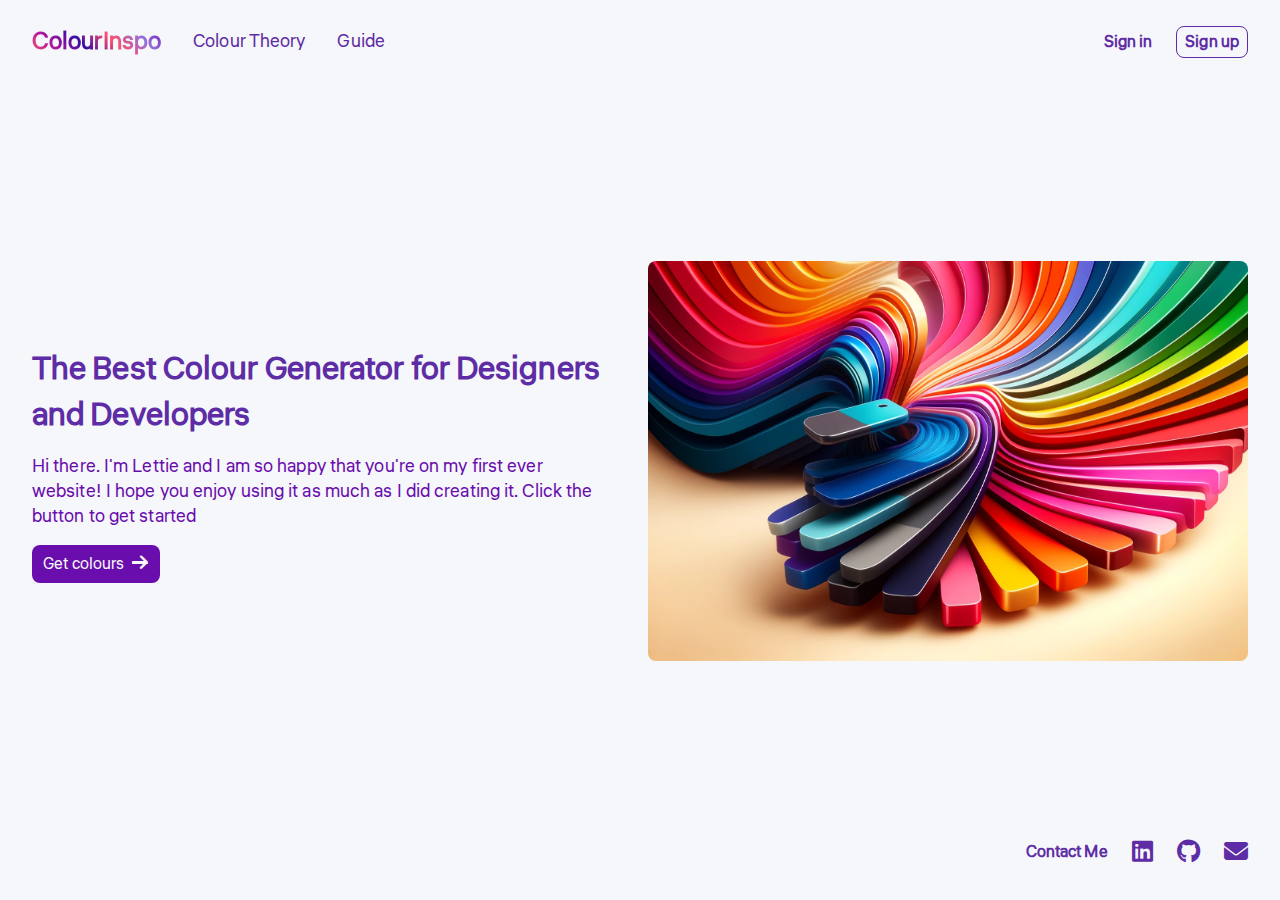
<file: index.html>
<!DOCTYPE html>
<html lang="en">
<head>
    <meta charset="UTF-8">
    <meta name="viewport" content="width=device-width, initial-scale=1.0">
    <title>Lettie's Colour Generating Website</title>
    <link rel="stylesheet" href="./style.css">
    <link rel="stylesheet" href="https://cdnjs.cloudflare.com/ajax/libs/font-awesome/6.7.2/css/all.min.css" integrity="sha512-Evv84Mr4kqVGRNSgIGL/F/aIDqQb7xQ2vcrdIwxfjThSH8CSR7PBEakCr51Ck+w+/U6swU2Im1vVX0SVk9ABhg==" crossorigin="anonymous" referrerpolicy="no-referrer" />
</head>
<body>
    <div class="parent">
        <div class="sidebar">
            <div class="side-links">
                <ul>                    
                    <li> 
                        <div class="side-anchor">
                            <a href="https://www.linkedin.com/in/laeticia-osemeke/" target="#"> About </a>
                        </div> 
                    </li>
                    <li> 
                        <div class="side-anchor">
                            <a href="https://elementor.com/blog/color-theory-web-design/?utm_source=chatgpt.com" target="#"> Colour Theory </a>
                        </div>
                    </li>
                    <li>  
                        <div class="side-anchor">
                            <a href="https://www.newtarget.com/web-insights-blog/color-psychology-in-website-design/?utm_source=chatgpt.com" target="#"> Guide </a>
                        </div>
                    </li>
                    <li>  
                        <div class="side-anchor">
                            <a href="https://mail.google.com/mail/u/0/?pli=1#inbox" target="#"> Contact </a>
                        </div>
                    </li>
                </ul>
            </div>
            
            <div class="account-container">
                <button class="sidebar-signup"> Sign up </button>
            </div>
        </div>

        <div class="main-content">
            <div class="top">
                <div class="top-left">
                    <div class="menu-container">
                        <button class="menu-button" onclick="toggleSidebar()"> <i class="fa-solid fa-bars fa-xl"></i> </button>
                    </div>
        
                    <div class="sitename-container">
                        <div class="colourinspo">
                            <h3> ColourInspo </h3>
                        </div>
                        
                        <div class="top-links">
                            <div class="colourtheory">
                                <a href="https://elementor.com/blog/color-theory-web-design/?utm_source=chatgpt.com" target="#"> Colour Theory </a>
                            </div>

                            <div class="guide">
                                <a href="https://www.newtarget.com/web-insights-blog/color-psychology-in-website-design/?utm_source=chatgpt.com" target="#"> Guide </a>
                            </div>
                        </div>
                    </div>
                </div>

                <div class="top-right">
                    <div class="signin">
                        <button> Sign in </button>
                    </div>

                    <div class="signup">
                        <button> Sign up </button>
                    </div>
                </div>
            </div>
    
            <div class="content">
                <div class="texts">
                    <div class="heading">
                        <h1> The Best Colour Generator for Designers and Developers </h1>
                    </div>
    
                    <div class="body">
                        <p> Hi there. I'm Lettie and I am so happy that you're on my first ever website! I hope you enjoy using it as much as I did creating it. Click the button to get started </p>
                    </div>
    
                    <div class="start-button-container">
                        <a href="./get_colours.html" target="#">
                            <button class="get-colours" id="get-colours"> 
                                <div class="button-content">
                                    <p> Get colours </p>
                                    <i class="fa-solid fa-arrow-right fa-lg" style="color: #F9F9F9;"></i>
                                </div>                        
                            </button>
                        </a>                    
                    </div>
                </div>
        
                <div class="picture">
                    <div class="smallscreenheading">
                        <h1> The Best Colour Generator for Designers and Developers </h1>
                    </div>

                    <img src="./ASSETS/Images/colorful swatches fan-like manner.webp" alt="">

                    <div class="smallscreenbody">
                        <p> Hi there. I'm Lettie and I am so happy that you're on my first ever website! I hope you enjoy using it as much as I did creating it. Click the button to get started </p>
                    </div>

                    <div class="smallscreen-start-button-container">
                        <a href="./get_colours.html" target="#">
                            <button class="get-colours" id="get-colours"> 
                                <div class="button-content">
                                    <p> Get colours </p>
                                </div>                        
                            </button>
                        </a>                    
                    </div>
                </div>
            </div>    
            
            <div class="footer">
                <div class="contact-me">
                    <h5> Contact Me </h5>
                </div>
    
                <div class="contact-icons">
                    <div class="linkedin CI">
                        <a href="https://www.linkedin.com/in/laeticia-osemeke/">
                            <i class="fa-brands fa-linkedin fa-xl"></i>
                        </a>
                    </div>
    
                    <div class="github CI">
                        <a href="https://github.com/losemeke">
                            <i class="fa-brands fa-github fa-xl"></i>
                        </a>
                    </div>
    
                    <div class="gmail CI">
                        <a href="https://mail.google.com/mail/u/0/?pli=1#inbox">
                            <i class="fa-solid fa-envelope fa-xl"></i>
                        </a>
                    </div>
                </div>
            </div>
        </div>        
    </div>

    <script src="./index.js"></script>
</body>
</html>
</file>
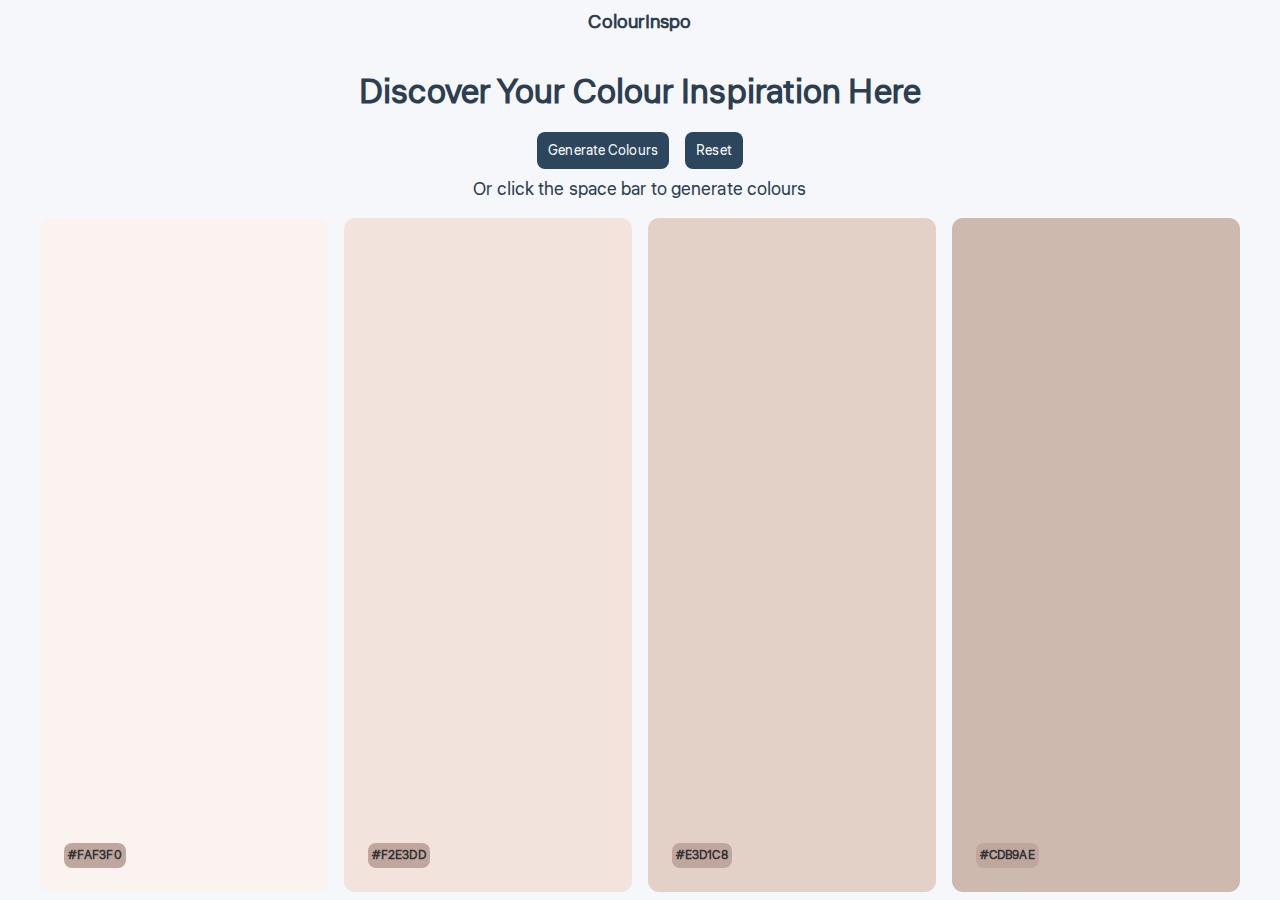
<file: colourPalette.html>
<!DOCTYPE html>
<html lang="en">
<head>
    <meta charset="UTF-8">
    <meta name="viewport" content="width=device-width, initial-scale=1.0">
    <title>Lettie's Colour Generator</title>
    <link rel="stylesheet" href="./colourPalette.css">
    <link rel="stylesheet" href="https://cdnjs.cloudflare.com/ajax/libs/font-awesome/6.7.2/css/all.min.css" integrity="sha512-Evv84Mr4kqVGRNSgIGL/F/aIDqQb7xQ2vcrdIwxfjThSH8CSR7PBEakCr51Ck+w+/U6swU2Im1vVX0SVk9ABhg==" crossorigin="anonymous" referrerpolicy="no-referrer" />
</head>
<body>
    <div class="parent-container">
        <div class="header-container">
            <div class="title">
                <h4> ColourInspo </h4>
            </div>

            <div class="description">
                <h1> Discover Your Colour Inspiration Here </h1>
            </div>
                
            <div class="buttons-container">
                <div class="generate-button-container">
                    <button id="generate-button" class="generate-button"> Generate Colours </button>
                </div>
    
                <div class="reset-button-container">
                    <button id="reset-button" class="reset_button"> Reset </button>
                </div>
            </div>
                
            <div class="statement">
                <p> Or click the space bar to generate colours </p>
            </div>
        </div>
        
        <div class="colours" id="colours">
            <div id="first-colour-box" class="colour-box first-colour-box">
                <div class="hex-code" id="first_hex_code_container">
                        <!-- dynamic info -->
                    <h5 id="first_hex_code"> #FAF3F0 </h5>
                </div>
            </div>

            <div id="second-colour-box" class="colour-box second-colour-box">
                <div class="hex-code" id="second_hex_code_container">
                    <!-- dynamic info -->
                    <h5 id="second_hex_code"> #F2E3DD </h5>
                </div>
            </div>

            <div id="third-colour-box" class="colour-box third-colour-box">
                <div class="hex-code" id="third_hex_code_container">
                    <!-- dynamic info -->
                    <h5 id="third_hex_code"> #E3D1C8 </h5>
                </div>
            </div>

            <div id="fourth-colour-box" class="colour-box fourth-colour-box">
                <div class="hex-code" id="fourth_hex_code_container">
                    <!-- dynamic info -->
                    <h5 id="fourth_hex_code"> #CDB9AE </h5>
                </div>
            </div>
        </div>   
    </div>


    <script src="./index.js"></script>
</body>
</html>
</file>
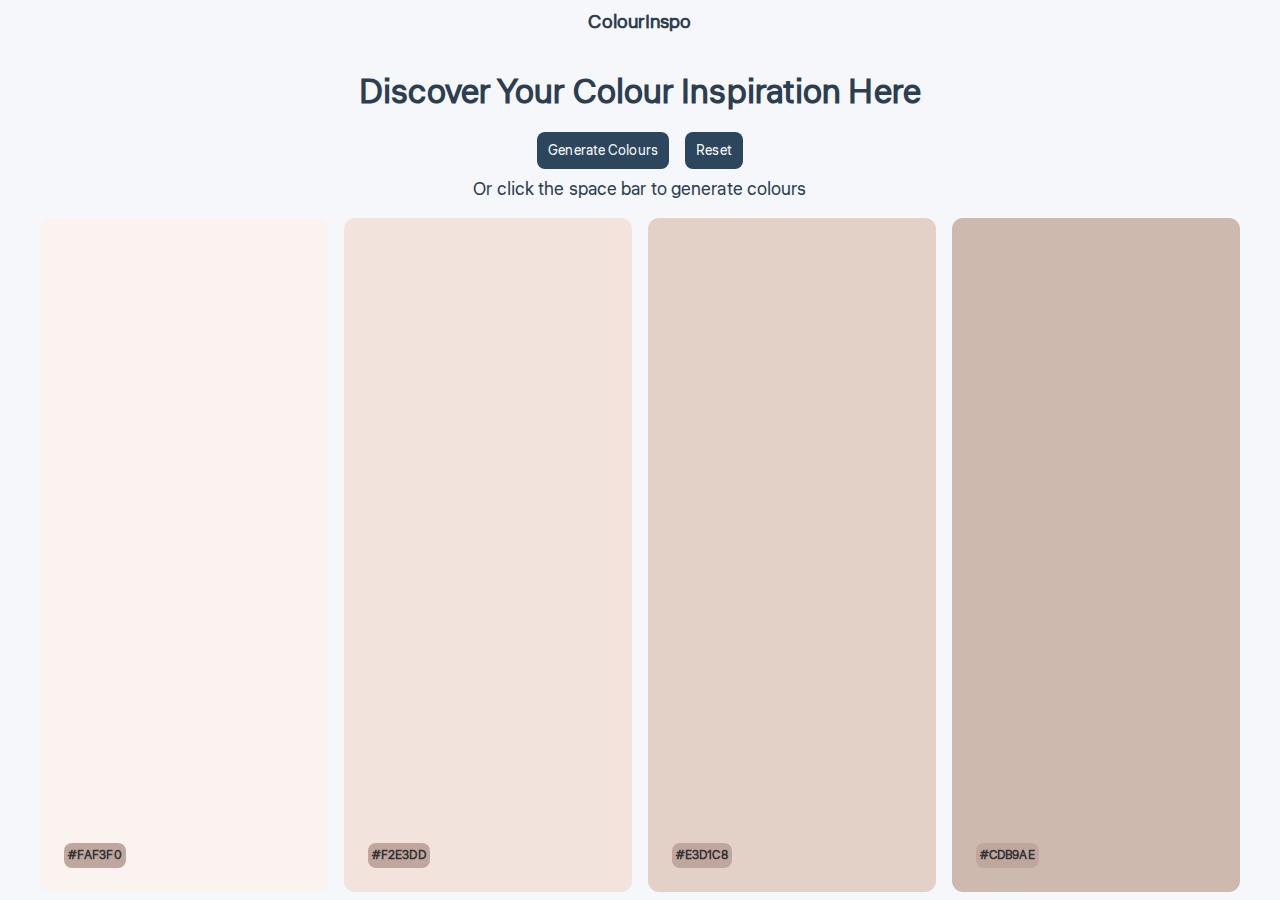
<file: get_colors.html>
<!DOCTYPE html>
<html lang="en">
<head>
    <meta charset="UTF-8">
    <meta name="viewport" content="width=device-width, initial-scale=1.0">
    <title>Lettie's Colour Generator</title>
    <link rel="stylesheet" href="./get_colors.css">
    <link rel="stylesheet" href="https://cdnjs.cloudflare.com/ajax/libs/font-awesome/6.7.2/css/all.min.css" integrity="sha512-Evv84Mr4kqVGRNSgIGL/F/aIDqQb7xQ2vcrdIwxfjThSH8CSR7PBEakCr51Ck+w+/U6swU2Im1vVX0SVk9ABhg==" crossorigin="anonymous" referrerpolicy="no-referrer" />
</head>
<body>
    <div class="parent-container">
        <div class="header-container">
            <div class="title">
                <h4> ColourInspo </h4>
            </div>

            <div class="description">
                <h1> Discover Your Colour Inspiration Here </h1>
            </div>
                
            <div class="buttons-container">
                <div class="generate-button-container">
                    <button id="generate-button" class="generate-button"> Generate Colours </button>
                </div>
    
                <div class="reset-button-container">
                    <button id="reset-button" class="reset_button"> Reset </button>
                </div>
            </div>
                
            <div class="statement">
                <p> Or click the space bar to generate colours </p>
            </div>
        </div>
        
        <div class="colours" id="colours">
            <div id="first-colour-box" class="colour-box first-colour-box">
                <div class="hex-code" id="first_hex_code_container">
                        <!-- dynamic info -->
                    <h5 id="first_hex_code"> #FAF3F0 </h5>
                </div>
            </div>

            <div id="second-colour-box" class="colour-box second-colour-box">
                <div class="hex-code" id="second_hex_code_container">
                    <!-- dynamic info -->
                    <h5 id="second_hex_code"> #F2E3DD </h5>
                </div>
            </div>

            <div id="third-colour-box" class="colour-box third-colour-box">
                <div class="hex-code" id="third_hex_code_container">
                    <!-- dynamic info -->
                    <h5 id="third_hex_code"> #E3D1C8 </h5>
                </div>
            </div>

            <div id="fourth-colour-box" class="colour-box fourth-colour-box">
                <div class="hex-code" id="fourth_hex_code_container">
                    <!-- dynamic info -->
                    <h5 id="fourth_hex_code"> #CDB9AE </h5>
                </div>
            </div>
        </div>   
    </div>


    <script src="./index.js"></script>
</body>
</html>
</file>
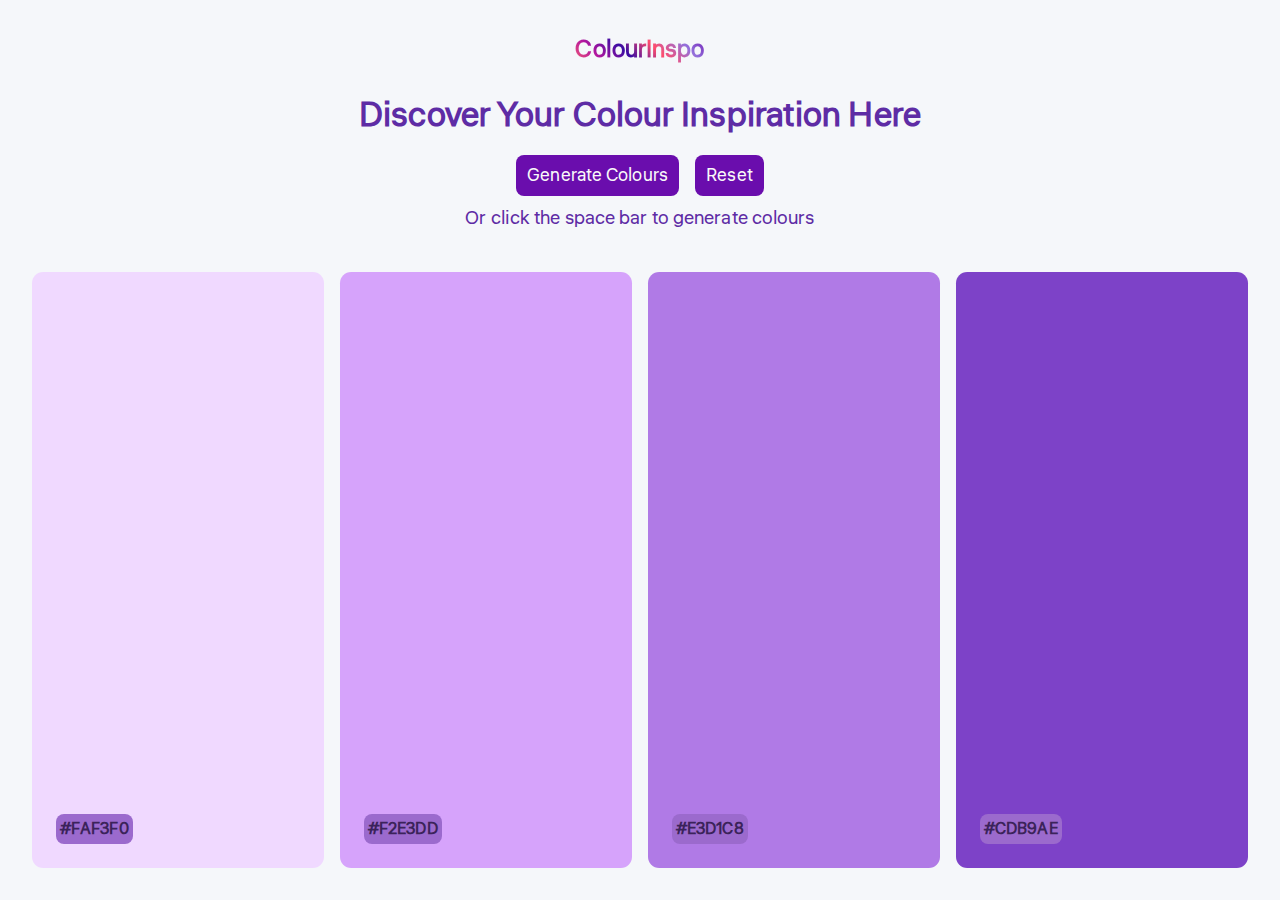
<file: get_colours.html>
<!DOCTYPE html>
<html lang="en">
<head>
    <meta charset="UTF-8">
    <meta name="viewport" content="width=device-width, initial-scale=1.0">
    <title>Lettie's Colour Generator</title>
    <link rel="stylesheet" href="./get_colours.css">
    <link rel="stylesheet" href="https://cdnjs.cloudflare.com/ajax/libs/font-awesome/6.7.2/css/all.min.css" integrity="sha512-Evv84Mr4kqVGRNSgIGL/F/aIDqQb7xQ2vcrdIwxfjThSH8CSR7PBEakCr51Ck+w+/U6swU2Im1vVX0SVk9ABhg==" crossorigin="anonymous" referrerpolicy="no-referrer" />
</head>
<body>
    <div class="parent-container">
        <div class="header-container">
            <div class="title">
                <h4> ColourInspo </h4>
            </div>

            <div class="description">
                <h1> Discover Your Colour Inspiration Here </h1>
            </div>
                
            <div class="buttons-container">
                <div class="generate-button-container">
                    <button id="generate-button" class="generate-button"> Generate Colours </button>
                </div>
    
                <div class="reset-button-container">
                    <button id="reset-button" class="reset_button"> Reset </button>
                </div>
            </div>
                
            <div class="statement">
                <p> Or click the space bar to generate colours </p>
            </div>
        </div>
        
        <div class="colours" id="colours">
            <div id="first-colour-box" class="colour-box first-colour-box">
                <div class="hex-code" id="first_hex_code_container">
                        <!-- dynamic info -->
                    <h5 id="first_hex_code"> #FAF3F0 </h5>
                </div>
            </div>

            <div id="second-colour-box" class="colour-box second-colour-box">
                <div class="hex-code" id="second_hex_code_container">
                    <!-- dynamic info -->
                    <h5 id="second_hex_code"> #F2E3DD </h5>
                </div>
            </div>

            <div id="third-colour-box" class="colour-box third-colour-box">
                <div class="hex-code" id="third_hex_code_container">
                    <!-- dynamic info -->
                    <h5 id="third_hex_code"> #E3D1C8 </h5>
                </div>
            </div>

            <div id="fourth-colour-box" class="colour-box fourth-colour-box">
                <div class="hex-code" id="fourth_hex_code_container">
                    <!-- dynamic info -->
                    <h5 id="fourth_hex_code"> #CDB9AE </h5>
                </div>
            </div>
        </div>   
    </div>


    <script src="./index.js"></script>
</body>
</html>
</file>
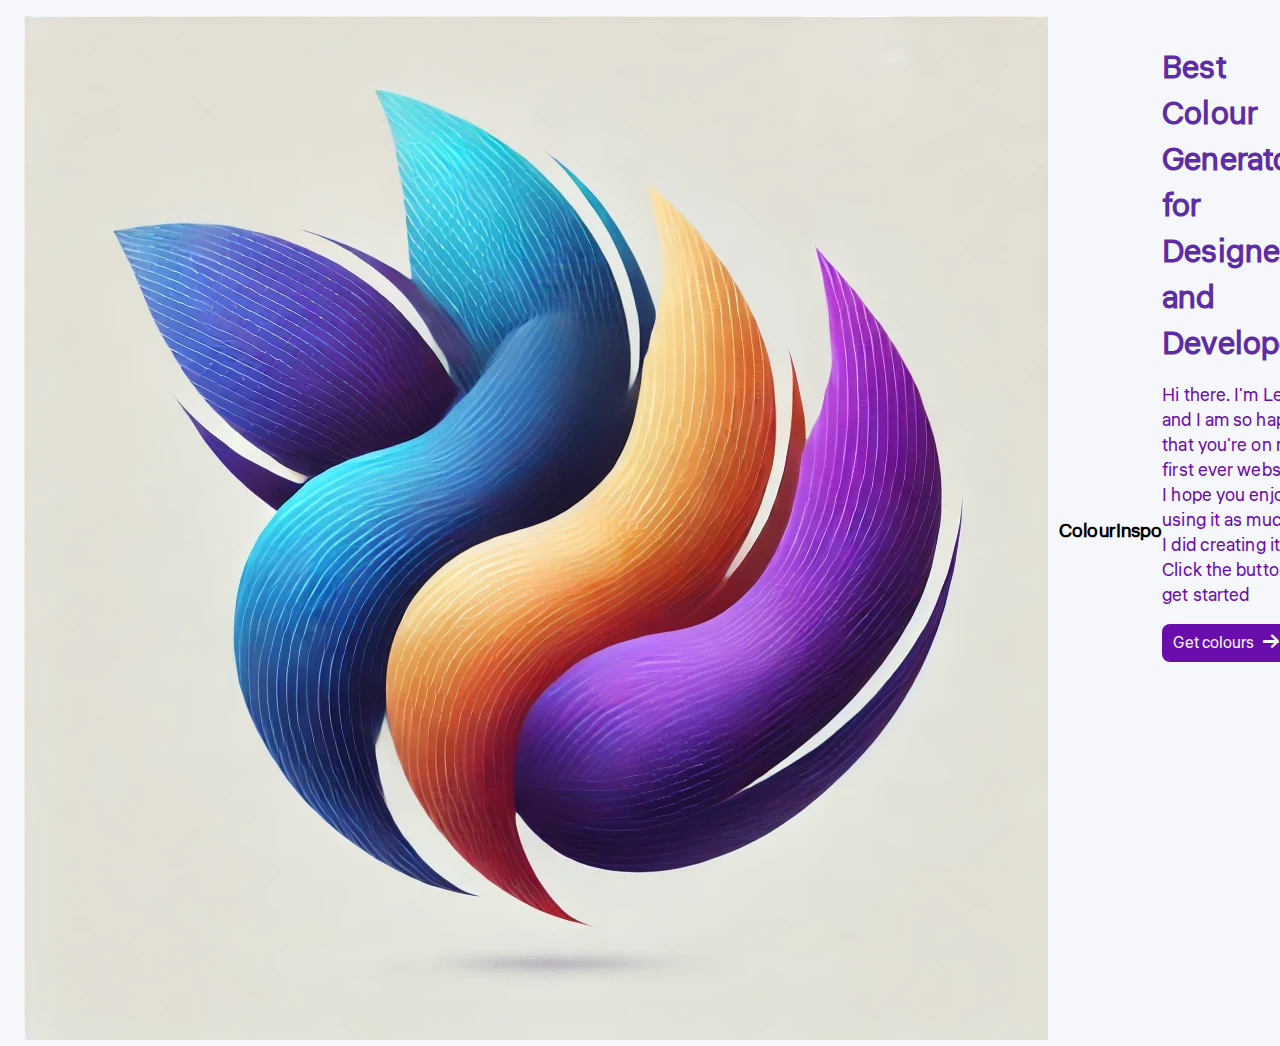
<file: homepage.html>
<!DOCTYPE html>
<html lang="en">
<head>
    <meta charset="UTF-8">
    <meta name="viewport" content="width=device-width, initial-scale=1.0">
    <title>Lettie's Colour Generating Website</title>
    <link rel="stylesheet" href="./style.css">
    <link rel="stylesheet" href="https://cdnjs.cloudflare.com/ajax/libs/font-awesome/6.7.2/css/all.min.css" integrity="sha512-Evv84Mr4kqVGRNSgIGL/F/aIDqQb7xQ2vcrdIwxfjThSH8CSR7PBEakCr51Ck+w+/U6swU2Im1vVX0SVk9ABhg==" crossorigin="anonymous" referrerpolicy="no-referrer" />
</head>
<body>
    <div class="parent">
        <div class="top">
            <div class="icon-container">
                <img src="./ASSETS/Images/logo.webp" alt="">
            </div>

            <div class="sitename-container">
                <h3> ColourInspo </h3>
            </div>
        </div>

        <div class="content">
            <div class="texts">
                <div class="heading">
                    <h1> Best Colour Generator for Designers and Developers </h1>
                </div>

                <div class="body">
                    <p> Hi there. I'm Lettie and I am so happy that you're on my first ever website! I hope you enjoy using it as much as I did creating it. Click the button to get started </p>
                </div>

                <div class="start-button-container">
                    <a href="/get_colors.html">
                        <button class="get-colours" id="get-colours"> 
                            <div class="button-content">
                                <p> Get colours </p>
                                <i class="fa-solid fa-arrow-right fa-lg" style="color: #F9F9F9;"></i>
                            </div>                        
                        </button>
                    </a>                    
                </div>
            </div>
    
            <div class="picture">
                <img src="./ASSETS/Images/colorful swatches fan-like manner.webp" alt="">
            </div>
        </div>    
        
        <div class="footer">
            <div class="contact-me">
                <h5> Contact Me </h5>
            </div>

            <div class="contact-icons">
                <div class="linkedin CI">
                    <a href="https://www.linkedin.com/in/laeticia-osemeke/">
                        <i class="fa-brands fa-linkedin fa-xl" style="color: #2B465D;"></i>
                    </a>
                </div>

                <div class="github CI">
                    <a href="https://github.com/losemeke">
                        <i class="fa-brands fa-github fa-xl" style="color: #2B465D;"></i>
                    </a>
                </div>

                <div class="gmail CI">
                    <a href="https://mail.google.com/mail/u/0/?pli=1#inbox">
                        <i class="fa-solid fa-envelope fa-xl" style="color: #2B465D;"></i>
                    </a>
                </div>
            </div>
        </div>
    </div>

    <script src="./index.js"></script>
</body>
</html>
</file>
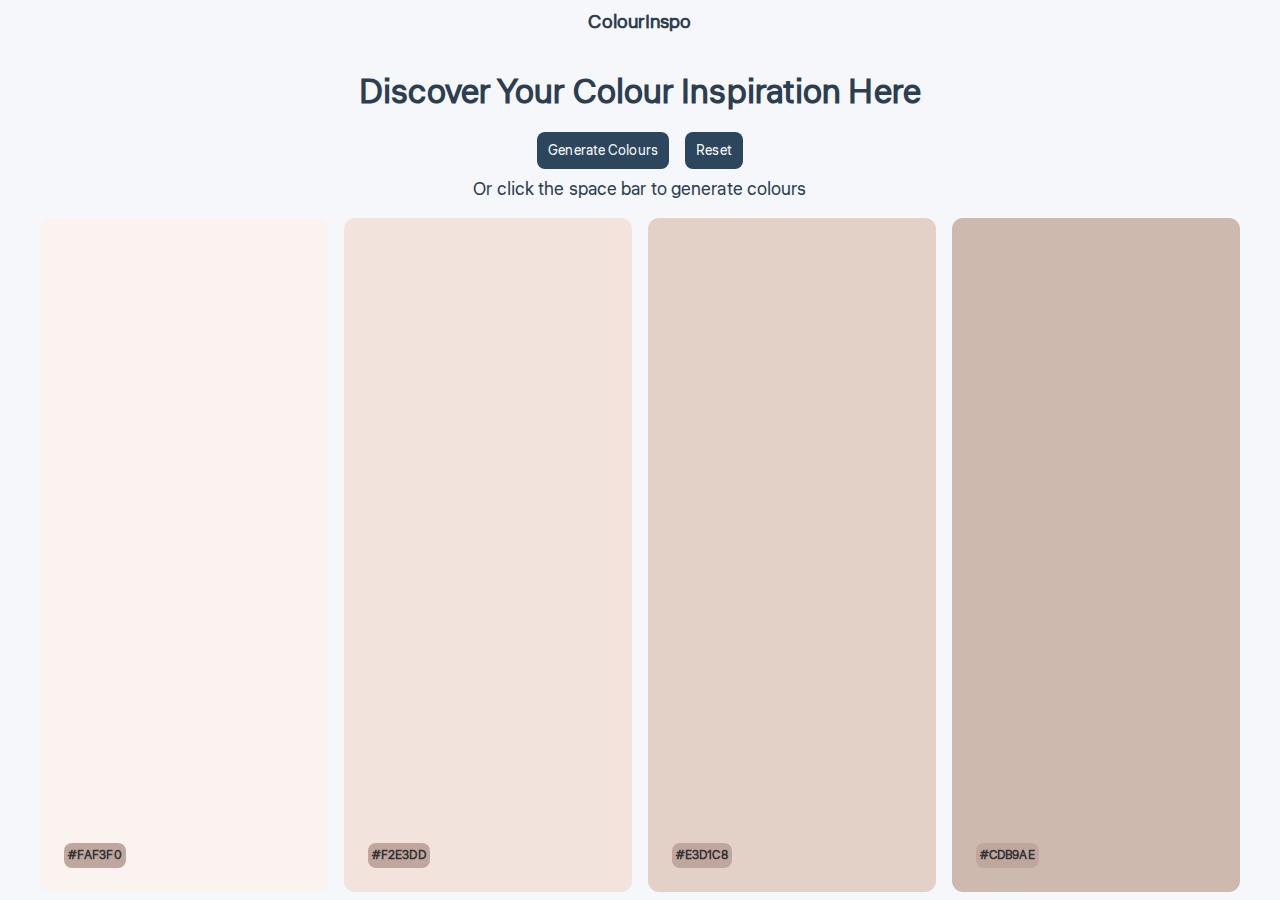
<file: indexx.html>
<!DOCTYPE html>
<html lang="en">
<head>
    <meta charset="UTF-8">
    <meta name="viewport" content="width=device-width, initial-scale=1.0">
    <title>Lettie's Colour Generator</title>
    <link rel="stylesheet" href="./styles.css">
    <link rel="stylesheet" href="https://cdnjs.cloudflare.com/ajax/libs/font-awesome/6.7.2/css/all.min.css" integrity="sha512-Evv84Mr4kqVGRNSgIGL/F/aIDqQb7xQ2vcrdIwxfjThSH8CSR7PBEakCr51Ck+w+/U6swU2Im1vVX0SVk9ABhg==" crossorigin="anonymous" referrerpolicy="no-referrer" />
</head>
<body>
    <div class="parent-container">
        <div class="header-container">
            <div class="title">
                <h4> ColourInspo </h4>
            </div>

            <div class="description">
                <h1> Discover Your Colour Inspiration Here </h1>
            </div>
                
            <div class="buttons-container">
                <div class="generate-button-container">
                    <button id="generate-button" class="generate-button"> Generate Colours </button>
                </div>
    
                <div class="reset-button-container">
                    <button id="reset-button" class="reset_button"> Reset </button>
                </div>
            </div>
                
            <div class="statement">
                <p> Or click the space bar to generate colours </p>
            </div>
        </div>
        
        <div class="colours" id="colours">
            <div id="first-colour-box" class="colour-box first-colour-box">
                <div class="hex-code" id="first_hex_code_container">
                        <!-- dynamic info -->
                    <h5 id="first_hex_code"> #FAF3F0 </h5>
                </div>
            </div>

            <div id="second-colour-box" class="colour-box second-colour-box">
                <div class="hex-code" id="second_hex_code_container">
                    <!-- dynamic info -->
                    <h5 id="second_hex_code"> #F2E3DD </h5>
                </div>
            </div>

            <div id="third-colour-box" class="colour-box third-colour-box">
                <div class="hex-code" id="third_hex_code_container">
                    <!-- dynamic info -->
                    <h5 id="third_hex_code"> #E3D1C8 </h5>
                </div>
            </div>

            <div id="fourth-colour-box" class="colour-box fourth-colour-box">
                <div class="hex-code" id="fourth_hex_code_container">
                    <!-- dynamic info -->
                    <h5 id="fourth_hex_code"> #CDB9AE </h5>
                </div>
            </div>
        </div>   
    </div>


    <script src="./index.js"></script>
</body>
</html>
</file>
<file: style.css>
@import url('https://fonts.googleapis.com/css2?family=Liter&family=Roboto:ital,wght@0,100..900;1,100..900&display=swap');

* {
    margin: 0;
    padding: 0;
    box-sizing: border-box;
    font-family: "Liter", serif;
    letter-spacing: 0.1px;
    background-color: #F5F7FA;
}

.parent{
    width: 100%;
    height: 100vh;
    display: flex;
    justify-content: start;
    align-items: start;
    padding: 1rem 1.5rem;
}

.sidebar{
    display: none;
}

.main-content{
    width: 100%;
    height: 95vh;
    display: flex;
    flex-direction: column;
    justify-content: space-between;
    align-items: start;
    row-gap: 2rem;
    padding: 0.5rem 0.5rem;
}

.top{
    width: 100%;
    height: auto;
    display: flex;
    flex-direction: row;
    justify-content: space-between;
    align-items: center;
    column-gap: .7rem;
}

.top-left {
    width: fit-content;
    height: auto;
    display: flex;
    flex-direction: row;
    justify-content: start;
    align-items: center;
    column-gap: .7rem;
}

.menu-container{
    display: none;
}

.sitename-container{
    width: fit-content;
    height: auto;
    display: flex;
    flex-direction: row;
    align-items: center;
    column-gap: 1.5rem;
}

.colourinspo{
    width: fit-content;
}

.colourinspo h3{
    font-weight: bolder;
    font-size: 1.5rem;
    background: linear-gradient(45deg, #FF6B6B, #B5179E, #3A0CA3,  #FF4D6D, #9370DB, #6A0DAD);
    -webkit-background-clip: text;
    -webkit-text-fill-color: transparent;
    display: inline-block;
}

.top-links{
    width: fit-content;
    height: auto;
    display: flex;
    flex-direction: row;
    column-gap: 1rem;
}

.top-links a{
    text-decoration: none;
    font-size: 1.1rem;
    font-weight: 2.5rem;
    color: #5E2CA5;
    padding: .25rem .5rem;
    border-radius: .3rem;
}

.top-links a:hover{
    background-color: #F5E1FF;
    font-size: 1.15rem;
}

.top-right{
    width: fit-content;
    height: auto; 
    display: flex;
    flex-direction: row;
    align-items: center;
    column-gap: 1rem;
}

.top-right button{
    padding: .25rem .5rem;
    border-radius: .5rem;
    color: #5E2CA5;
    font-size: 1rem;
    font-weight: 600;
    cursor: pointer;
}

.signin, .signup{
    width: fit-content;
    height: auto; 
}

.signin button{
    border: none;
    outline: none;
}

.signup button{
    border: 1.8px solid #5E2CA5;
}

.content{
    width: 100%;
    height: auto;
    display: flex;
    flex-direction: row;
    justify-content: center;
    align-items: center;
    column-gap: .75rem;
    margin-top: 1.8rem;
}

.texts{
    width: 100%;
    height: 100%;
    display: flex;
    flex-direction: column;
    justify-content: center;
    align-items: start;
    row-gap: 1rem;
}

.heading{
    width: fit-content;
    height: auto;
}

h1{
    color: #5E2CA5
}

.body{
    width: 95%;
}

p{
    font-size: 1.1rem;
    color: #6A0DAD
}

.start-button-container{
    width: fit-content;
    height: auto;
}

.get-colours{
    padding: .5rem .7rem;
    font-size: .9rem;
    font-weight: 550;
    border-radius: .5rem;
    outline: none;
    border: none;
    cursor: pointer;
    background-color: #6A0DAD;
}

.button-content{
    width: fit-content;
    height: auto;
    display: flex;
    flex-direction: row;
    align-items: center;
    column-gap: .5rem;
    background-color: #6A0DAD;
}

.button-content p{
    background-color: #6A0DAD;
    color: #F9F9F9;
    font-size: 1rem;
}

fa-arrow-right{
    width: fit-content;
}

.picture{
    width: fit-content;
    height: auto;
}

.smallscreenheading{
    display: none;
}

.picture img{
    width: 650px;
    height: 450px;
    border-radius: .5rem;
}

.smallscreenbody{
    display: none;
}

.smallscreen-start-button-container{
    display: none;
}

.footer{
    width: 100%;
    height: auto;
    display: flex;
    flex-direction: row;
    align-items: center;
    justify-content: end;
    column-gap: 1.5rem;
}

.contact-me{
    width: fit-content;
    height: auto;
    margin-left: 7rem;
}

.contact-me h5{
    font-size: 1rem;
    color: #5E2CA5;
}

.contact-icons{
    width: fit-content;
    display: flex;
    flex-direction: row;
    align-items: center;
    justify-content: start;
    column-gap: 1.5rem;
}

.CI{
    width: fit-content;
}

.CI a{
    color: #5E2CA5;
}

@media screen and (max-width: 1280px) {
    .picture img{
        width: 600px;
        height: 400px;
    }  
}

@media screen and (max-width: 1150px) {
    .picture img{
        width: 550px;
        height: 400px;
    }  
}

@media screen and (max-width: 1100px) {
    .picture img{
        width: 500px;
        height: 400px;
        border-radius: .5rem;
    }  
}

@media screen and (max-width: 1024px) {
    .parent{
        padding: 1rem 1.5rem;
    }

    .top{
        top: 0;
        padding: 1rem 0 .5rem 0;
    }

    .sitename-container {
        column-gap: 2rem;
    }

    .texts{
        display: none;
    }

    .picture{
        width: 100%;
        height: 100%;
        display: flex;
        flex-direction: column;
        align-items: center;
        row-gap: 2rem;
    }

    .smallscreenheading{
        display: flex;
        text-align: center;
        margin-top: -1rem;
    }

    .picture img{
        width: 600px;
        height: 400px;
    }

    .smallscreenbody{
        width: 80%;
        display: flex;
        text-align: center;
    }

    .smallscreen-start-button-container{
        display: flex;
    }

    .footer{
        padding-bottom: 1.5rem;
    }
}

@media screen and (max-width: 900px){
    .parent{
        padding: 0.7rem;
    }

    .sidebar{
        width: 35%;
        height: 100vh;
        display: flex;
        flex-direction: column;
        align-items: start;
        justify-content: start;
        row-gap: .5rem;
        padding: .1rem;
        margin-top: 4rem;
        position: fixed;
        left: -50%;
        transition: left 0.3s ease-in-out;
    }

    .sidebar.active {
        left: 0; /* When toggled: Sidebar appears */
    }

    .side-links{
        width: 100%;
        height: auto;
    }

    ul {
        list-style-type: none;
        padding: 0;
        margin: 0;
    }

    li{
        margin-bottom: .5rem;
    }

    .side-anchor{
        width: 100%;
        padding-left: .5rem;
    }

    .side-anchor a{
        display: block;
        text-decoration: none;
        font-size: 1rem;
        padding: .5rem 1rem;
        border-radius: .5rem;
    }

    .side-anchor a:hover{
        background-color: #F5E1FF;
    }

    .account-container{
        width: 100%;
        height: auto;
        padding-left: 1.4rem;
    }

    .sidebar-signup{
        background-color: #6A0DAD;
        padding: .5rem .7rem;
        font-size: .9rem;
        font-weight: 550;
        border-radius: .5rem;
        outline: none;
        border: none;
        cursor: pointer;
        color: #F9F9F9;
    }

    .signin button{
        border: 1.8px solid #5E2CA5;
        cursor: pointer;
    }

    .main-content{
        width: 100%;
        height: 100vh;
    }

    .top-left{
        width: 60%;
        justify-content: space-between;
    }

    .menu-container{
        width: fit-content;
        height: auto;
        display: flex;
    }

    .menu-container button{
        border: none;
        outline: none;
        cursor: pointer;
        color: #6A0DAD;
        padding: .5rem;
    }

    .top-links{
        display: none;
    }

    .signup{
        display: none;
    }

    .texts{
        display: none;
    }

    .picture img{
        width: 650px;
        height: 450px;
        margin-top: 1rem;        
    }

    .smallscreen-start-button-container{
        /* display: flex; */
        margin-bottom: 3rem;
    }

    .footer{
        display: none;
    }
}

@media screen and (max-width: 768px) {
    .picture img{
        width: 500px;
        height: 300px;
        border-radius: .5rem;
        margin-top: 1rem;        
    }
}

@media screen and (max-width: 600px) {
    .picture img{
        width: 400px;
        height: 250px;
        margin-top: 1rem;        
    }
}

@media screen and (max-width: 300px) {
    .picture img{
        width: 250px;
        height: 200px;
    }  
}
</file>
<file: colourPalette.css>
@import url('https://fonts.googleapis.com/css2?family=Liter&family=Roboto:ital,wght@0,100..900;1,100..900&display=swap');

* {
    margin: 0;
    padding: 0;
    box-sizing: border-box;
    font-family: "Liter", serif;
    letter-spacing: 0.1px;
    background-color: #F5F7FA;
}

.parent-container {
    width: 100%;
    height: 100vh;
    display: flex;
    flex-direction: column;
    justify-content: center;
    align-items: center;
    row-gap: 1rem;
    padding: 0.5rem 2.5rem;
}

.header-container {
    width: fit-content;
    height: auto;
    display: flex;
    flex-direction: column;
    align-items: center;
    justify-content: center;
}

.title{
    width: fit-content;
    height: auto;
    margin-bottom: 2rem;
}

.title h4 {
    color: #2C3E50;
    font-size: 1.2rem;
    font-weight: 35px;
}

.description{
    width: fit-content;
    height: auto;
}

.description h1{
    color: #2C3E50;
    font-size: 2.1rem;
    margin-bottom: 1rem;
}

.buttons-container{
    width: fit-content;
    height: auto;
    display: flex;
    flex-direction: row;
    column-gap: 1rem;
}

.generate-button-container, .reset-button-container{
    width: fit-content;
    height: auto;
}

button{
    padding: .5rem .7rem;
    font-size: .9rem;
    font-weight: 550;
    border-radius: .5rem;
    outline: none;
    border: none;
    cursor: pointer;
}

.generate-button{
    background-color: #2B465D;
    color: #F9F9F9;
}

.reset_button {
    background-color: #2B465D;
    color: #F9F9F9;
}

.statement {
    width: fit-content;
    height: auto;
    margin-top: .5rem;
}

.statement p{
    font-size: 1.1rem;
    font-weight: 10rem;
    color: #2C3E50;
}

.colours {
    width: 100%;
    height: 100%;
    display: flex;
    flex-direction: row;
    column-gap: 1rem;
}

.colour-box {
    width: 100%;
    height: 100%;
    display: flex;
    align-items: flex-end;
    row-gap: 1rem;
    padding: 1.5rem;
    border-radius: .7rem;
}

.first-colour-box{
    background-color: #FAF3F0;  
}

.second-colour-box {
    background-color: #F2E3DD;    
}

.third-colour-box{
    background-color: #E3D1C8;    
}

.fourth-colour-box{
    background-color: #CDB9AE;    
}

.hex-code, .colour-name{
    width: fit-content;
    height: auto;
    padding: .25rem;
    background-color: #BFA69E;
    border-radius: .5rem;
    position: relative;
    /* border: 1px solid #A89182; */
}

.hex-code h5{
    background-color: #BFA69E;
    font-size: .75rem;
    color: #333333;
}
</file>
<file: get_colors.css>
@import url('https://fonts.googleapis.com/css2?family=Liter&family=Roboto:ital,wght@0,100..900;1,100..900&display=swap');

* {
    margin: 0;
    padding: 0;
    box-sizing: border-box;
    font-family: "Liter", serif;
    letter-spacing: 0.1px;
    background-color: #F5F7FA;
}

.parent-container {
    width: 100%;
    height: 100vh;
    display: flex;
    flex-direction: column;
    justify-content: center;
    align-items: center;
    row-gap: 1rem;
    padding: 0.5rem 2.5rem;
}

.header-container {
    width: fit-content;
    height: auto;
    display: flex;
    flex-direction: column;
    align-items: center;
    justify-content: center;
}

.title{
    width: fit-content;
    height: auto;
    margin-bottom: 2rem;
}

.title h4 {
    color: #2C3E50;
    font-size: 1.2rem;
    font-weight: 35px;
}

.description{
    width: fit-content;
    height: auto;
}

.description h1{
    color: #2C3E50;
    font-size: 2.1rem;
    margin-bottom: 1rem;
}

.buttons-container{
    width: fit-content;
    height: auto;
    display: flex;
    flex-direction: row;
    column-gap: 1rem;
}

.generate-button-container, .reset-button-container{
    width: fit-content;
    height: auto;
}

button{
    padding: .5rem .7rem;
    font-size: .9rem;
    font-weight: 550;
    border-radius: .5rem;
    outline: none;
    border: none;
    cursor: pointer;
}

.generate-button{
    background-color: #2B465D;
    color: #F9F9F9;
}

.reset_button {
    background-color: #2B465D;
    color: #F9F9F9;
}

.statement {
    width: fit-content;
    height: auto;
    margin-top: .5rem;
}

.statement p{
    font-size: 1.1rem;
    font-weight: 10rem;
    color: #2C3E50;
}

.colours {
    width: 100%;
    height: 100%;
    display: flex;
    flex-direction: row;
    column-gap: 1rem;
}

.colour-box {
    width: 100%;
    height: 100%;
    display: flex;
    align-items: flex-end;
    row-gap: 1rem;
    padding: 1.5rem;
    border-radius: .7rem;
}

.first-colour-box{
    background-color: #FAF3F0;  
}

.second-colour-box {
    background-color: #F2E3DD;    
}

.third-colour-box{
    background-color: #E3D1C8;    
}

.fourth-colour-box{
    background-color: #CDB9AE;    
}

.hex-code, .colour-name{
    width: fit-content;
    height: auto;
    padding: .25rem;
    background-color: #BFA69E;
    border-radius: .5rem;
    position: relative;
    /* border: 1px solid #A89182; */
}

.hex-code h5{
    background-color: #BFA69E;
    font-size: .75rem;
    color: #333333;
}
</file>
<file: get_colours.css>
@import url('https://fonts.googleapis.com/css2?family=Liter&family=Roboto:ital,wght@0,100..900;1,100..900&display=swap');

* {
    margin: 0;
    padding: 0;
    box-sizing: border-box;
    font-family: "Liter", serif;
    letter-spacing: 0.1px;
    background-color: #F5F7FA;
}

.parent-container {
    width: 100%;
    height: 100vh;
    display: flex;
    flex-direction: column;
    justify-content: center;
    align-items: center;
    row-gap: 1rem;
    padding: 2rem;
}

.header-container {
    width: fit-content;
    height: auto;
    display: flex;
    flex-direction: column;
    align-items: center;
    justify-content: center;
    margin-bottom: 1.5rem;
}

.title{
    width: fit-content;
    height: auto;
    margin-bottom: 1.5rem;
}

.title h4 {
    font-weight: bolder;
    font-size: 1.5rem;
    background: linear-gradient(45deg, #FF6B6B, #B5179E, #3A0CA3,  #FF4D6D, #9370DB, #6A0DAD);
    -webkit-background-clip: text;
    -webkit-text-fill-color: transparent;
    display: inline-block;
    font-size: 1.5rem;
    font-weight: 1rem;
}

.description{
    width: fit-content;
    height: auto;
}

.description h1{
    color: #5E2CA5;
    font-size: 2.1rem;
    margin-bottom: 1rem;
}

.buttons-container{
    width: fit-content;
    height: auto;
    display: flex;
    flex-direction: row;
    column-gap: 1rem;
}

.generate-button-container, .reset-button-container{
    width: fit-content;
    height: auto;
}

button{
    padding: .5rem .7rem;
    font-size: 1.1rem;
    font-weight: 550;
    border-radius: .5rem;
    outline: none;
    border: none;
    cursor: pointer;
}

.generate-button{
    background-color: #6A0DAD;
    color: #F9F9F9;
}

.reset_button {
    background-color: #6A0DAD;
    color: #F9F9F9;
}

.statement {
    width: fit-content;
    height: auto;
    margin-top: .5rem;
}

.statement p{
    font-size: 1.2rem;
    color: #5E2CA5;
}

.colours {
    width: 100%;
    height: 100%;
    display: flex;
    flex-direction: row;
    column-gap: 1rem;
}

.colour-box {
    width: 100%;
    height: 100%;
    display: flex;
    align-items: flex-end;
    row-gap: 1rem;
    padding: 1.5rem;
    border-radius: .7rem;
}

.first-colour-box{
    background-color: #F0D9FF;  
}

.second-colour-box {
    background-color: #D6A3FB;    
}

.third-colour-box{
    background-color: #B07AE6;    
}

.fourth-colour-box{
    background-color: #7D42C8;    
}

.hex-code, .colour-name{
    width: fit-content;
    height: auto;
    padding: .25rem;
    background-color: #9B6ACD;
    border-radius: .5rem;
    position: relative;
}

.hex-code h5{
    background-color: #9B6ACD;
    font-size: 1rem;
    color: #3B235A;
}

@media screen and (max-width: 600px) {
    .parent-container{
        padding: 0.5rem 1rem;
    }

    .header-container {
        width: 100%;
        height: auto;
        display: flex;
        flex-direction: column;
        align-items: center;
        justify-content: center;
    }

    .title{
        width: fit-content;
        height: auto;
        margin-top: 1rem;
    }
    
    .title h4 {
        font-size: 1.5rem;
        font-weight: 1rem;
    }
    
    .description h1{
        color: #5E2CA5;
        font-size: 2rem;
        margin-bottom: 1rem;
        text-align: center;
    }

    .statement p{
        text-align: center;
    }

    .colours {
        width: 100%;
        height: 100%;
        display: flex;
        flex-direction: column;
        row-gap: .2rem;
    }
    
    .colour-box {
        width: 100%;
        height: 100%;
        display: flex;
        align-items: flex-end;
        row-gap: .5rem;
    }

    .first-colour-box{
        border-radius: .7rem .7rem 0 0; 
    }
    
    .second-colour-box, .third-colour-box {
        border-radius: 0;    
    }
    
    .fourth-colour-box{
        border-radius: 0 0 .7rem .7rem;    
    }

    .hex-code h5{
        font-size: .9rem;
    }
}

@media screen and (max-width: 1024px) {
    .parent-container{
        padding: 1rem 1.5rem;
    }

    .colour {
        column-gap: .3rem;
    }
}
</file>
<file: styles.css>
@import url('https://fonts.googleapis.com/css2?family=Liter&family=Roboto:ital,wght@0,100..900;1,100..900&display=swap');

* {
    margin: 0;
    padding: 0;
    box-sizing: border-box;
    font-family: "Liter", serif;
    letter-spacing: 0.1px;
    background-color: #F5F7FA;
}

.parent-container {
    width: 100%;
    height: 100vh;
    display: flex;
    flex-direction: column;
    justify-content: center;
    align-items: center;
    row-gap: 1rem;
    padding: 0.5rem 2.5rem;
}

.header-container {
    width: fit-content;
    height: auto;
    display: flex;
    flex-direction: column;
    align-items: center;
    justify-content: center;
}

.title{
    width: fit-content;
    height: auto;
    margin-bottom: 2rem;
}

.title h4 {
    color: #2C3E50;
    font-size: 1.2rem;
    font-weight: 35px;
}

.description{
    width: fit-content;
    height: auto;
}

.description h1{
    color: #2C3E50;
    font-size: 2.1rem;
    margin-bottom: 1rem;
}

.buttons-container{
    width: fit-content;
    height: auto;
    display: flex;
    flex-direction: row;
    column-gap: 1rem;
}

.generate-button-container, .reset-button-container{
    width: fit-content;
    height: auto;
}

button{
    padding: .5rem .7rem;
    font-size: .9rem;
    font-weight: 550;
    border-radius: .5rem;
    outline: none;
    border: none;
    cursor: pointer;
}

.generate-button{
    background-color: #2B465D;
    color: #F9F9F9;
}

.reset_button {
    background-color: #2B465D;
    color: #F9F9F9;
}

.statement {
    width: fit-content;
    height: auto;
    margin-top: .5rem;
}

.statement p{
    font-size: 1.1rem;
    font-weight: 10rem;
    color: #2C3E50;
}

.colours {
    width: 100%;
    height: 100%;
    display: flex;
    flex-direction: row;
    column-gap: 1rem;
}

.colour-box {
    width: 100%;
    height: 100%;
    display: flex;
    align-items: flex-end;
    row-gap: 1rem;
    padding: 1.5rem;
    border-radius: .7rem;
}

.first-colour-box{
    background-color: #FAF3F0;  
}

.second-colour-box {
    background-color: #F2E3DD;    
}

.third-colour-box{
    background-color: #E3D1C8;    
}

.fourth-colour-box{
    background-color: #CDB9AE;    
}

.hex-code, .colour-name{
    width: fit-content;
    height: auto;
    padding: .25rem;
    background-color: #BFA69E;
    border-radius: .5rem;
    position: relative;
    /* border: 1px solid #A89182; */
}

.hex-code h5{
    background-color: #BFA69E;
    font-size: .75rem;
    color: #333333;
}
</file>
